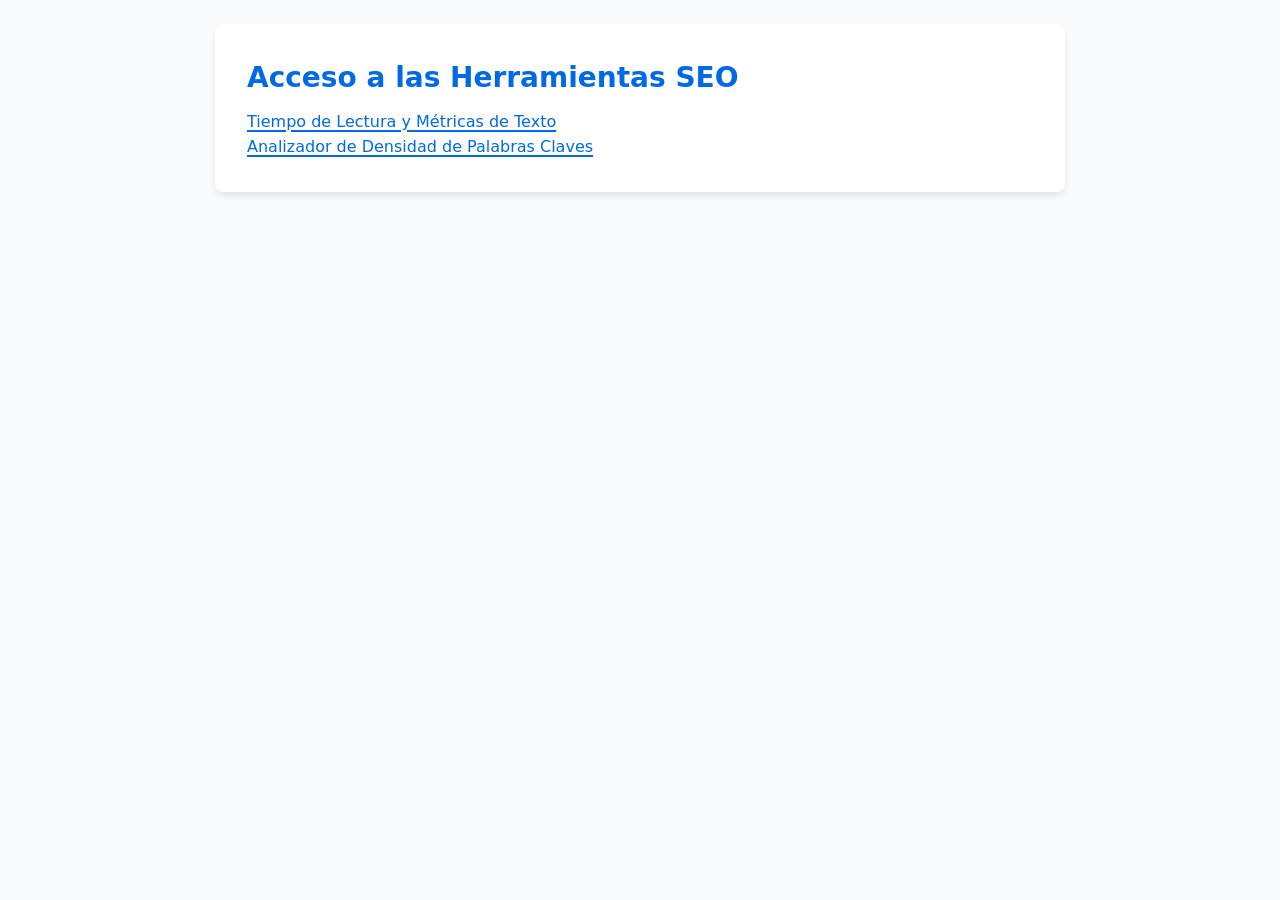
<file: index.html>
<!doctype html>
<html lang="es">
  <head>
    <meta charset="UTF-8" />
    <meta name="viewport" content="width=device-width, initial-scale=1.0" />
    <!-- Enlace para los favicons -->
    <link
      rel="icon"
      type="image/png"
      sizes="16x16"
      href="../../img/03-favicon-16x16.png"
    />
    <link
      rel="icon"
      type="image/png"
      sizes="32x32"
      href="../../img/03-favicon-32x32.png"
    />
    <title>Punto de acceso herramientas SEO</title>
    <!-- Enlace al CSS base compartido -->
    <link rel="stylesheet" href="./css/base.css" />
  </head>
  <body>
    <main class="container">
      <h1>Acceso a las Herramientas SEO</h1>
      <ul class="enlace-herramientas">
        <li>
          <a href="herramientas/01-tiempo-lectura/index.html"
            >Tiempo de Lectura y Métricas de Texto</a
          >
        </li>

        <li>
          <a href="herramientas/02-densidad-palabras-clave/index.html"
            >Analizador de Densidad de Palabras Claves</a
          >
        </li>
      </ul>
    </main>
  </body>
</html>
</file>
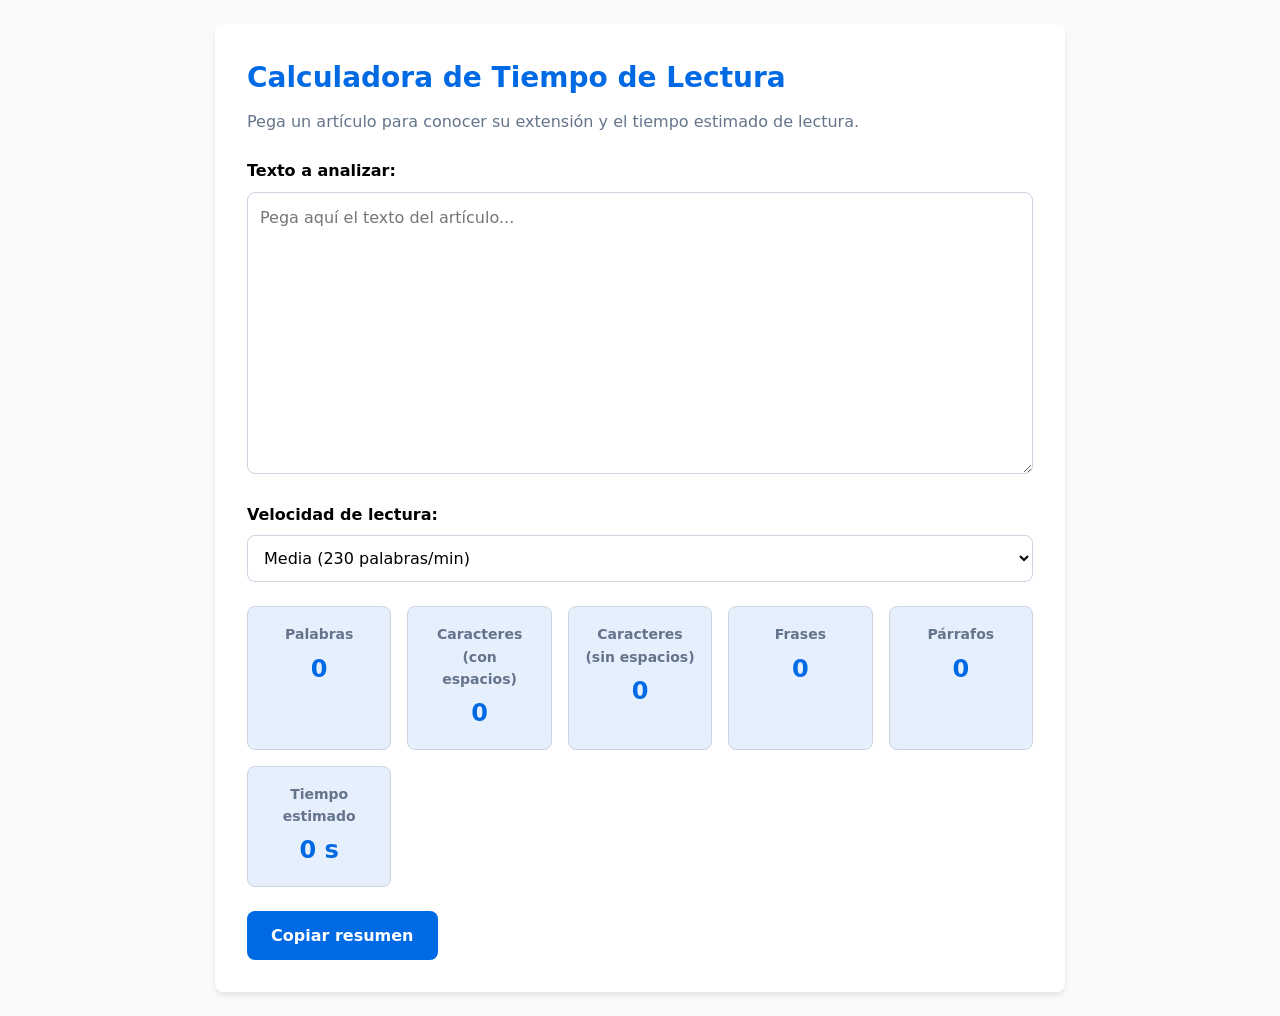
<file: herramientas/01-tiempo-lectura/index.html>
<!doctype html>
<html lang="es">
  <head>
    <meta charset="UTF-8" />
    <meta name="viewport" content="width=device-width, initial-scale=1.0" />
    <meta
      name="description"
      content="Calculadora de tiempo de lectura y métricas de texto. Obtén estadísticas sobre palabras, caracteres, frases, párrafos y tiempo estimado de lectura."
    />
    <!-- Enlace para los favicons -->
    <link
      rel="icon"
      type="image/png"
      sizes="16x16"
      href="../../img/03-favicon-16x16.png"
    />
    <link
      rel="icon"
      type="image/png"
      sizes="32x32"
      href="../../img/03-favicon-32x32.png"
    />
    <title>Calculadora de Tiempo de Lectura y Métricas</title>
    <!-- Enlace al CSS base compartido -->
    <link rel="stylesheet" href="../../css/base.css" />
  </head>
  <body>
    <main class="container">
      <h1>Calculadora de Tiempo de Lectura</h1>
      <p class="subtitle">
        Pega un artículo para conocer su extensión y el tiempo estimado de
        lectura.
      </p>

      <div class="form-group">
        <label for="texto-usuario">Texto a analizar:</label>
        <textarea
          id="texto-usuario"
          rows="10"
          placeholder="Pega aquí el texto del artículo..."
        ></textarea>
      </div>

      <div class="form-group">
        <label for="velocidad-select">Velocidad de lectura:</label>
        <select id="velocidad-select">
          <option value="180">Lenta (180 palabras/min)</option>
          <option value="230" selected>Media (230 palabras/min)</option>
          <option value="280">Rápida (280 palabras/min)</option>
        </select>
      </div>
      <!-- Sección de resultados -->
      <section class="results-grid" aria-label="Resultados del análisis">
        <div class="card">
          <h3>Palabras</h3>
          <p id="stat-palabras">0</p>
        </div>
        <div class="card">
          <h3>Caracteres (con espacios)</h3>
          <p id="stat-caracteres-con">0</p>
        </div>
        <div class="card">
          <h3>Caracteres (sin espacios)</h3>
          <p id="stat-caracteres-sin">0</p>
        </div>
        <div class="card">
          <h3>Frases</h3>
          <p id="stat-frases">0</p>
        </div>
        <div class="card">
          <h3>Párrafos</h3>
          <p id="stat-parrafos">0</p>
        </div>
        <div class="card">
          <h3>Tiempo estimado</h3>
          <p id="stat-tiempo">0 s</p>
        </div>
      </section>

      <p id="aviso-copiado" class="aviso-exito hidden" role="status">
        ¡Copiado!
      </p>
      <button type="button" id="btn-copiar" class="btn-primary">
        Copiar resumen
      </button>
    </main>

    <script src="./js/script.js"></script>
  </body>
</html>
</file>
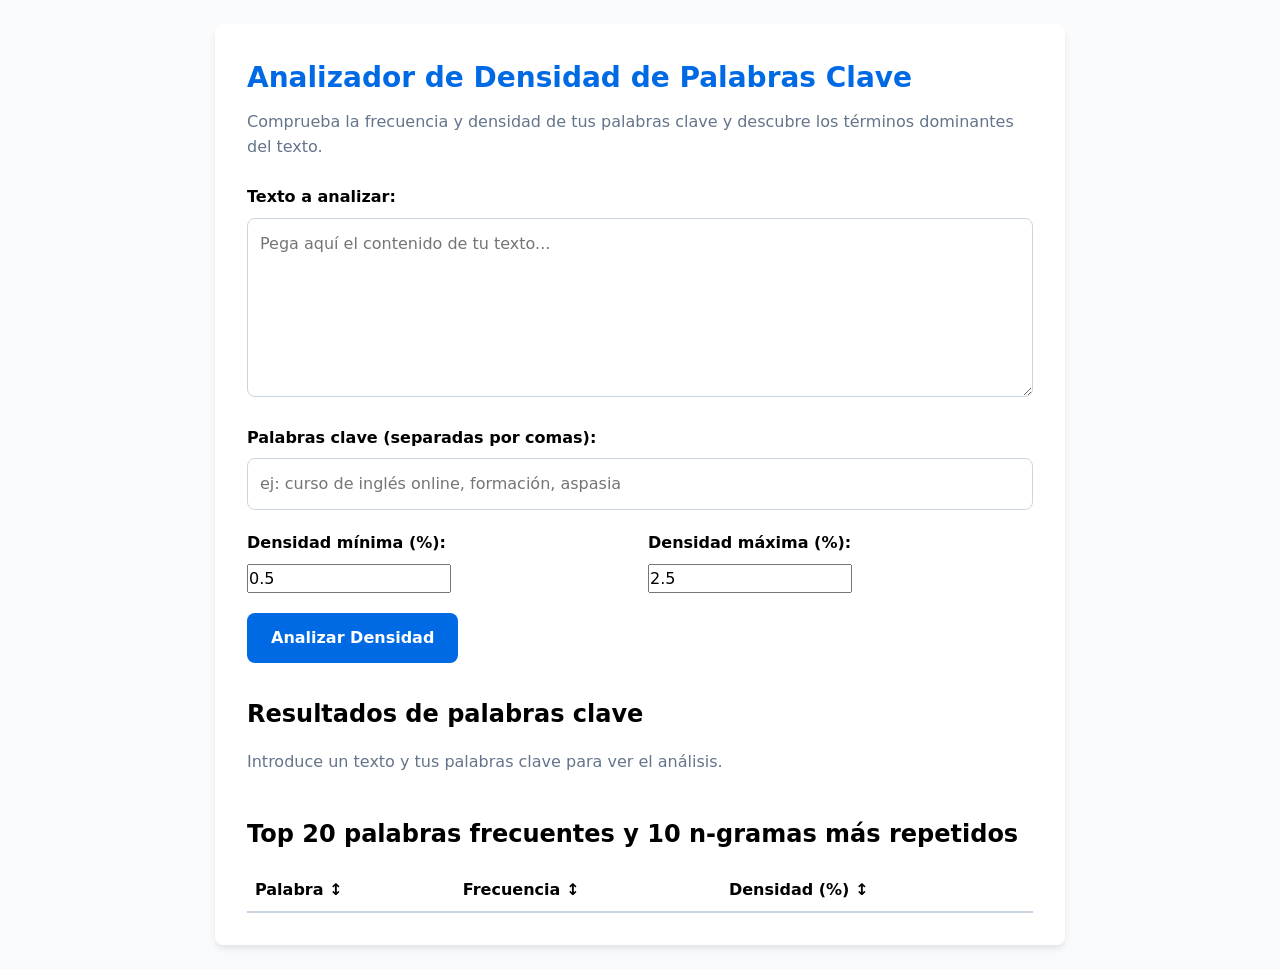
<file: herramientas/02-densidad-palabras-clave/index.html>
<!doctype html>
<html lang="es">
  <head>
    <meta charset="UTF-8" />
    <meta name="viewport" content="width=device-width, initial-scale=1.0" />
    <meta
      name="description"
      content="Analiza la densidad de palabras clave en tu contenido y descubre los términos dominantes."
    />
    <link
      rel="icon"
      type="image/png"
      sizes="16x16"
      href="../../img/03-favicon-16x16.png"
    />
    <link
      rel="icon"
      type="image/png"
      sizes="32x32"
      href="../../img/03-favicon-32x32.png"
    />
    <title>Analizador de Densidad de Palabras Clave</title>
    <!-- Enlace al CSS base compartido -->
    <link rel="stylesheet" href="../../css/base.css" />
    <!-- Enlace al CSS específico de la herramienta -->
    <link rel="stylesheet" href="css/estilos.css" />
  </head>
  <body>
    <main class="container">
      <h1>Analizador de Densidad de Palabras Clave</h1>
      <p class="subtitle">
        Comprueba la frecuencia y densidad de tus palabras clave y descubre los
        términos dominantes del texto.
      </p>

      <!-- Formulario de entrada -->
      <div class="form-group">
        <label for="texto-analisis">Texto a analizar:</label>
        <textarea
          id="texto-analisis"
          rows="6"
          placeholder="Pega aquí el contenido de tu texto..."
        ></textarea>
      </div>

      <div class="form-group">
        <label for="input-keywords"
          >Palabras clave (separadas por comas):</label
        >
        <input
          type="text"
          id="input-keywords"
          placeholder="ej: curso de inglés online, formación, aspasia"
        />
      </div>

      <!-- Configuración del rango de densidad -->
      <div class="density-range-container">
        <div class="form-group density-input-wrapper">
          <label for="densidad-min">Densidad mínima (%):</label>
          <input
            type="number"
            id="densidad-min"
            value="0.5"
            step="0.1"
            min="0"
          />
        </div>
        <div class="form-group density-input-wrapper">
          <label for="densidad-max">Densidad máxima (%):</label>
          <input
            type="number"
            id="densidad-max"
            value="2.5"
            step="0.1"
            min="0"
          />
        </div>
      </div>

      <button id="btn-analizar" class="btn-primary">Analizar Densidad</button>

      <!-- Resultados para las Keywords del Usuario -->
      <section class="results-section">
        <h2>Resultados de palabras clave</h2>
        <div id="resultados-keywords" class="results-container">
          <!-- Se rellenará dinámicamente desde JavaScript -->
          <p class="subtitle">
            Introduce un texto y tus palabras clave para ver el análisis.
          </p>
        </div>
      </section>

      <!-- Tablas de Ranking y N-gramas -->
      <section class="rankings-section">
        <h2>Top 20 palabras frecuentes y 10 n-gramas más repetidos</h2>
        <div class="table-responsive">
          <table id="tabla-palabras" class="data-table">
            <thead>
              <tr>
                <th>Palabra ↕</th>
                <th>Frecuencia ↕</th>
                <th>Densidad (%) ↕</th>
              </tr>
            </thead>
            <tbody>
              <!-- Filas dinámicas -->
            </tbody>
          </table>
        </div>
      </section>

      <!-- Enlaces a los scripts necesarios (primero utilidades y luego la lógica de la tarea) -->
      <script src="../../js/utilidades.js" defer></script>
      <script src="js/script.js" defer></script>
    </main>
  </body>
</html>
</file>
<file: css/base.css>
/* =================================
   RESET CSS - RESETEADO BÁSICO
================================= */

/* Selector universal */
* {
  box-sizing: border-box;
  margin: 0;
  padding: 0;
}

/* Ajustes generales del documento */
html {
  scroll-behavior: smooth;
}

/* Configuración del cuerpo */
body {
  min-height: 100vh;
  line-height: 1.5;
}

/* Imágenes y elementos multimedia */
img,
picture,
video,
canvas,
svg {
  display: block;
  max-width: 100%;
}

/* Formularios */
input,
button,
textarea,
select {
  font: inherit;
}

/* Enlaces */
a {
  text-decoration: none;
  color: inherit;
}

/* Listas */
ul,
ol {
  list-style: none;
}

/* =================================================================================================
   VARIABLES CSS - IDENTIDAD VISUAL GRUPO ASPASIA
   (Extraido de la página del grupoaspacia y combinando web principal y páginas de captación/cursos)
=================================================================================================== */

:root {
  /* Colores de Marca y Azules */
  --color-primario: #006ae4; /* Azul corporativo principal */
  --color-primario-hover: #0055b6; /* Azul oscuro para hovers */
  --color-secundario-bg: #e5f0fc; /* Azul pastel muy suave para tarjetas/fondos */

  /* Botones de Llamada a la Acción (CTA estilo landing de cursos) */
  --color-cta: #e9c40c; /* Amarillo vibrante CTA */
  --color-cta-hover: #d2af07; /* Tono un poco más oscuro para hover de CTA */

  /* Superficies y Textos */
  --color-fondo: #f8fafc; /* Fondo general limpio */
  --color-superficie: #ffffff; /* Blanco puro para contenedores */
  --color-texto: #000000; /* Negro corporativo principal */
  --color-texto-suave: #64748b; /* Gris secundario para subtítulos */
  --color-borde: #cbd5e1; /* Gris claro para bordes y campos */

  /* Estados (Éxito y Alerta corporativos) */
  --color-exito: #1f804d; /* Verde de éxito */
  --color-exito-fondo: #dcfce7;
  --color-alerta: #c63b38; /* Rojo de aviso / error */

  /* Tipografía y Radios */
  --fuente-principal: system-ui, -apple-system, "Segoe UI", Roboto, sans-serif;
  --radio-borde: 8px;
}

body {
  font-family: var(--fuente-principal);
  background-color: var(--color-fondo);
  color: var(--color-texto);
  line-height: 1.6;
  padding: 1.5rem;
}

.container {
  max-width: 850px;
  margin: 0 auto;
  background-color: var(--color-superficie);
  padding: 2rem;
  border-radius: var(--radio-borde);
  box-shadow: 0 4px 6px -1px rgba(0, 0, 0, 0.1);
}

h1 {
  font-size: 1.75rem;
  margin-bottom: 0.5rem;
  color: var(--color-primario);
}

.subtitle {
  color: var(--color-texto-suave);
  margin-bottom: 1.5rem;
}

/* Formularios */
.form-group {
  margin-bottom: 1.25rem;
}

label {
  display: block;
  font-weight: 600;
  margin-bottom: 0.5rem;
}

textarea,
input[type="text"],
input[type="url"],
select {
  width: 100%;
  padding: 0.75rem;
  border: 1px solid var(--color-borde);
  border-radius: var(--radio-borde);
  font-family: inherit;
  font-size: 1rem;
  background-color: #fff;
}

textarea:focus,
input:focus,
select:focus {
  outline: none;
  border-color: var(--color-primario);
}

/* Botones Principales y CTA de Cursos */
.btn-primary {
  background-color: var(--color-primario);
  color: #ffffff;
  border: none;
  padding: 0.75rem 1.5rem;
  font-size: 1rem;
  font-weight: 600;
  border-radius: var(--radio-borde);
  cursor: pointer;
  transition: background-color 0.2s;
}

.btn-primary:hover {
  background-color: var(--color-primario-hover);
}

/* Botón de llamada a la acción secundario/destacado */
.btn-cta {
  background-color: var(--color-cta);
  color: #000000;
  border: none;
  padding: 0.75rem 1.5rem;
  font-size: 1rem;
  font-weight: 700;
  border-radius: var(--radio-borde);
  cursor: pointer;
  transition: background-color 0.2s;
}

.btn-cta:hover {
  background-color: var(--color-cta-hover);
}

/* Tarjetas de resultados */
.results-grid {
  display: grid;
  grid-template-columns: repeat(auto-fit, minmax(140px, 1fr));
  gap: 1rem;
  margin: 1.5rem 0;
}

.card {
  background-color: var(--color-secundario-bg);
  padding: 1rem;
  border-radius: var(--radio-borde);
  border: 1px solid var(--color-borde);
  text-align: center;
}

.card h3 {
  font-size: 0.875rem;
  color: var(--color-texto-suave);
  margin-bottom: 0.25rem;
}

.card p {
  font-size: 1.5rem;
  font-weight: 700;
  color: var(--color-primario);
}

/* Mensajes de aviso */
.aviso-exito {
  margin-top: 1rem;
  margin-bottom: 1rem;
  padding: 0.75rem 1rem;
  background-color: var(--color-exito-fondo);
  color: var(--color-exito);
  border-radius: var(--radio-borde);
  font-weight: 600;
}

.hidden {
  display: none;
}

/* =========================================
   Estilos para anclas (Enlaces) - base.css
   ========================================= */

a {
  color: #006ae4; /* Azul principal (Color 4) */
  text-decoration: underline;
  text-decoration-thickness: 1.5px;
  text-underline-offset: 3px;
  font-weight: 500;
  border-radius: 3px;
  transition:
    color 0.2s ease,
    background-color 0.2s ease;
}

/* Estado al pasar el ratón (Hover) */
a:hover {
  color: #c63b38; /* Rojo intenso para alto contraste (Color 5) */
  background-color: #e5f0fc; /* Azul muy claro como sutil resaltado (Color 3) */
}

/* Estado al hacer clic (Active) */
a:active {
  color: #000000; /* Negro puro (Color 2) */
  background-color: #e9c40c; /* Amarillo brillante (Color 7) */
}

/* Estado de enfoque para navegación con teclado (Accesibilidad) */
a:focus-visible {
  outline: 2px solid #006ae4; /* Azul principal (Color 4) */
  outline-offset: 2px;
  background-color: #e5f0fc; /* Azul muy claro (Color 3) */
}

/* Enlaces ya visitados */
a:visited {
  color: #1f804d; /* Verde oscuro para diferenciar sin romper la paleta (Color 6) */
}

/* Adaptación a móvil */
@media (max-width: 600px) {
  body {
    padding: 0.75rem;
  }
  .container {
    padding: 1.25rem;
  }
}
</file>
<file: herramientas/02-densidad-palabras-clave/css/estilos.css>
/* ============================================================
   ESTILOS ESPECÍFICOS - TAREA 02: DENSIDAD DE PALABRAS CLAVE
=============================================================== */

.density-range-container {
  display: flex;
  gap: 1rem;
  margin-bottom: 1.25rem;
}

.density-input-wrapper {
  flex: 1;
  margin-bottom: 0;
}

.results-section {
  margin-top: 2rem;
}

.results-container {
  margin-top: 1rem;
}

.rankings-section {
  margin-top: 2.5rem;
}

.table-responsive {
  overflow-x: auto;
  margin-top: 1rem;
}

.data-table {
  width: 100%;
  border-collapse: collapse;
  text-align: left;
}

.data-table thead tr {
  border-bottom: 2px solid var(--color-borde);
  cursor: pointer;
}

.data-table th {
  padding: 0.5rem;
}
</file>
